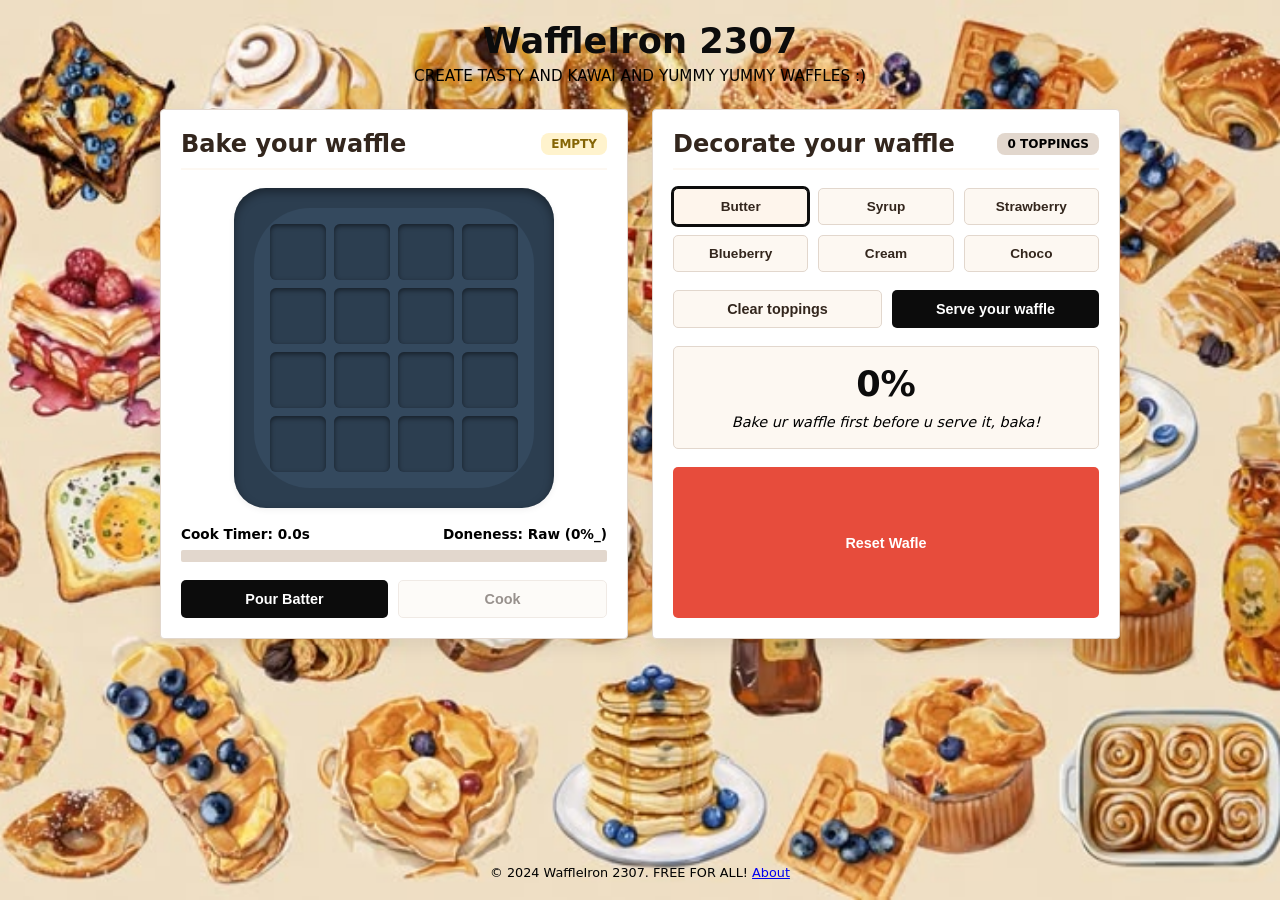
<file: index.html>
<!DOCTYPE html>
<html lang="en">

<head>
    <meta charset="UTF-8">
    <meta name="viewport" content="width=device-width, initial-scale=1.0">
    <title>WaffleIron 2307</title>
    <link rel="stylesheet" href="styles.css">
</head>

<body>
    <header>
        <h1>WaffleIron 2307</h1>
        <p>CREATE TASTY AND KAWAI AND YUMMY YUMMY WAFFLES :)</p>
    </header>

    <main class="app-container">

        <section class="card">
            <div class="section-title">
                <span>Bake your waffle</span>
                <span id="statusBadge" class="badge raw">Empty</span>
            </div>

            <div class="waffle-stage">
                <div id="wafflePlate" class="waffle-plate empty">
                    <!--16 grid cells to generate here-->
                </div>
                <!-- dis for toppings -->
                <canvas id="toppingCanvas" class="topping-canvas" width="320" height="320"></canvas>
            </div>

            <!-- cooking timer-->
            <div class="timer-container">
                <div class="timer-header">
                    <span>Cook Timer: <strong id="timerLabel">0.0s</strong></span>
                    <span>Doneness: <strong id="donenessLabel">Raw (0%_)</strong></span>
                </div>
                <div class="progress-bar-bg">
                    <div id="progressBar" class="progress-bar-fill">
                    </div>
                </div>

            </div>
            <div class="btn-group">
                <button id="pourBtn" class="btn btn-primary">Pour Batter</button>
                <button id="cookBtn" class="btn btn-secondary" disabled>Cook</button>
            </div>

        </section>

        <section class="card">
            <div class="section-title">
                <span>Decorate your waffle</span>
                <span id="toppingCounter" class="badge">0 Toppings</span>
            </div>

            <!--topping seelctor-->
            <div class="topping-palette">
                <button class="topping-btn active" data-topping="butter">Butter</button>
                <button class="topping-btn" data-topping="syrup">Syrup</button>
                <button class="topping-btn" data-topping="strawberry">Strawberry</button>
                <button class="topping-btn" data-topping="blueberry">Blueberry</button>
                <button class="topping-btn" data-topping="cream">Cream</button>
                <button class="topping-btn" data-topping="chocolate">Choco</button>
            </div>

            <div class="btn-group">
                <button id="clearToppingsBtn" class="btn btn-secondary">Clear toppings</button>
                <button id="serveBtn" class="btn btn-primary">Serve your waffle</button>
            </div>

            <!-- waffle score board-->
            <div class="score-box">
                <div class="score-value" id="scoreDisplay">0%</div>
                <div class="critique-text" id="critiqueDisplay">
                    Bake ur waffle first before u serve it, baka!
                </div>
            </div>

            <button id="resetBtn" class="btn btn-danger">Reset Wafle</button>


        </section>

    </main>

    <footer>
        <p>© 2024 WaffleIron 2307. FREE FOR ALL! <a href="about.html">About</a></p>
    </footer>

    <script src="script.js"></script>
</body>
</file>
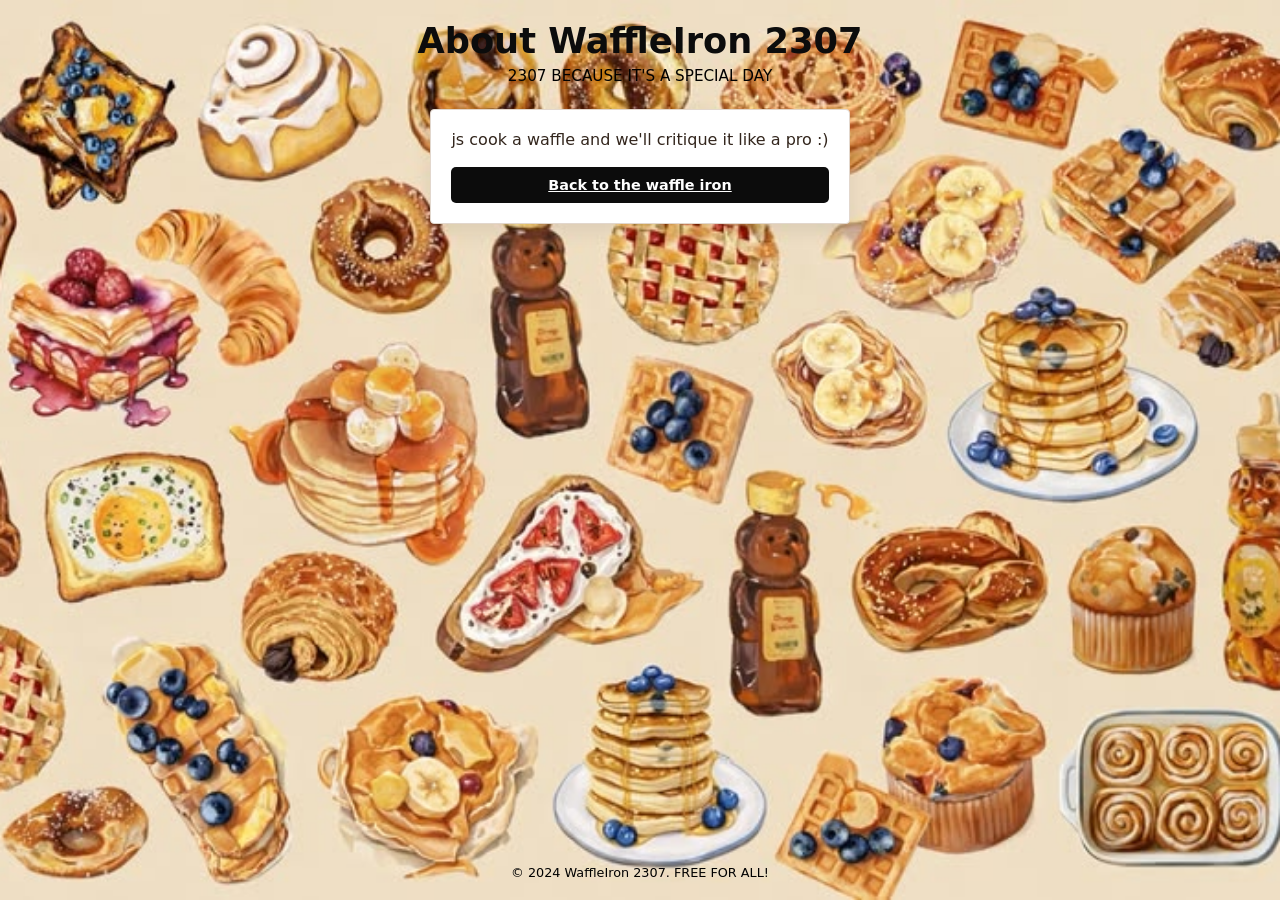
<file: about.html>
<!DOCTYPE html>
<html lang="en">

<head>
    <meta charset="UTF-8">
    <meta name="viewport" content="width=device-width, initial-scale=1.0">
    <title>About WaffleIron 2307</title>
    <link rel="stylesheet" href="styles.css">
</head>

<body>
    <header>
        <h1>About WaffleIron 2307</h1>
        <p>2307 BECAUSE IT'S A SPECIAL DAY</p>
    </header>

    <main class="card">
        <p>js cook a waffle and we'll critique it like a pro :)</p>
        <a class="btn btn-primary" href="index.html">Back to the waffle iron</a>
    </main>

    <footer>
        <p>© 2024 WaffleIron 2307. FREE FOR ALL!</p>
    </footer>
</body>

</html>
</file>
<file: styles.css>
:root {
    --bgcolor: #fdf8f2;
    --card-bg: #ffffff;
    --text-main: #33261d;
    --text-muted: #000000;
    --primary-amber: #0c0c0c;
    --primary-hover: #d35400;
    --accent-yellow: #f1c40f;
    --accent-green: #2ecc71;
    --accent-red: #e74c3c;
    --border-color: #e2d7cd;
    --radius-lg: 4px;
    --radius-md: 5px;
    --radius-sm: 6px;
    --shadow-sm: 0 2px 6px rgba(0, 0, 0, 0.06);
    --shadow-md: 0 8px 20px rgba(0, 0, 0, 0.08);
    --font-family: system-ui, -apple-system, BlinkMacSystemFont, 'Segoe UI', Roboto, sans-serif;
}

* {
    box-sizing: border-box;
    margin: 0;
    padding: 0;
}



body {
    font-family: var(--font-family);
    background-image: url('public/Screensaver.jpg');
    background-size: cover;
    background-position: center;
    background-repeat: no-repeat;
    color: var(--text-main);
    min-height: 100vh;
    display: flex;
    flex-direction: column;
    align-items: center;
    padding: 20px;
}

header {
    text-align: center;
    margin-bottom: 24px;
}

header h1 {
    font-size: 2.2rem;
    color: var(--primary-amber);
    margin-bottom: 6px;
    display: flex;
    align-items: center;
    justify-content: center;
    gap: 10px;
}

header p {
    color: var(--text-muted);
    font-size: 0.95rem;
}

.app-container {
    width: 100%;
    max-width: 960px;
    display: grid;
    grid-template-columns: 1fr;
    gap: 24px;
}

@media (min-width: 768px) {
    .app-container {
        grid-template-columns: 1fr 1fr;
    }
}

.card {
        background: var(--card-bg);
        border: 1px solid var(--border-color);
        border-radius: var(--radius-lg);
        padding: 20px;
        box-shadow: var(--shadow-md);
        display: flex;
        flex-direction: column;
        gap: 18px;
    }

.section-title {
        font-size: 1.5rem;
        font-weight: 700;
        color: var(--text-main);
        display: flex;
        align-items: center;
        justify-content: space-between;
        border-bottom: 2px solid var(--bgcolor);
        padding-bottom: 10px;
    }

.badge {
        font-size: 0.75rem;
        font-weight: 600;
        padding: 4px 10px;
        border-radius: 8px;
        text-transform: uppercase;
        background-color: var(--border-color);
        color: var(--text-muted)
    }

.badge.raw {
        background-color: #fff3cd;
        color: #856505;
    }

.badge.baking {
        background-color: #cce5ff;
        color: #004085;
    }

.badge.perfect {
        background-color: #d4edda;
        color: #155724;
    }

.badge.burnt {
        background-color: #f8d7da;
        color: #721c24;
    }

.waffle-stage {
        position: relative;
        width: 100%;
        aspect-ratio: 1/1;
        max-width: 320px;
        margin: 0 auto;
        background: #2c3e50;
        border-radius: 10%;
        padding: 20px;
        box-shadow: inset 0 4px 10px rgba(0, 0, 0, 0.4), var(--shadow-sm);
        display: flex;
        align-items: center;
        justify-content: center;
        user-select: none;
    }

.waffle-plate {
        width: 100%;
        height: 100%;
        background: #34495e;
        border-radius: 20%;
        display: grid;
        grid-template-columns: repeat(4, 1fr);
        grid-template-rows: repeat(4, 1fr);
        gap: 8px;
        padding: 16px;
        position: relative;
        overflow: hidden;
        transition: background 0.5s ease;
    }

.waffle-cell {
        background: #2c3e50;
        border-radius: var(--radius-sm);
        box-shadow: inset 0 2px 5px rgba(0, 0, 0, 0.5);
        transition: background-color 0.4s ease;
    }

.waffle-plate.empty .waffle-cell {
        background: #2c3e50;
    }

.waffle-plate.raw .waffle-cell {
        background: #fef08a;
    }

.waffle-plate.cooking .waffle-cell {
        background: #f39c12;
    }

.waffle-plate.golden .waffle-cell {
        background: #d35400;
    }

.waffle-plate.burnt .waffle-cell {
        background: #2d1810;
    }

.topping-canvas {
        position: absolute;
        top: 0;
        width: auto;
        height: 100%;
        border-radius: 50%;
        cursor: crosshair;
        touch-action: none;
    }

.timer-container {
        display: flex;
        flex-direction: column;
        gap: 8px;
    }

.timer-header {
        display: flex;
        justify-content: space-between;
        font-size: 0.85rem;
        font-weight: 600;
        color: var(--text-muted);
    }

.progress-bar-bg {
        width: 100%;
        height: 12px;
        background-color: var(--border-color);
        border-radius: 2px;
        overflow: hidden;
        position: relative;
    }

.progress-bar-fill {
        height: 100%;
        width: 0%;
        background: linear-gradient(90deg, var(--accent-yellow), var(--primary-amber), var(--accent-red));
        transition: width 0.1s linear;
    }

.btn-group {
        display: flex;
        gap: 10px;
    }

.btn {
        flex: 1;
        padding: 10px 16px;
        border: none;
        border-radius: var(--radius-md);
        font-size: 0.9rem;
        font-weight: 600;
        cursor: pointer;
        transition: background-color 0.2s ease, transform 0.1s ease;
        display: flex;
        align-items: center;
        justify-content: center;
        gap: 6px;
    }

.btn:active {
        transform: scale(0.98);
    }

.btn-primary {
        background-color: var(--primary-amber);
        color: #ffffff;
    }

.btn-primary:hover {
        background-color: var(--primary-hover);
    }

.btn-secondary {
        background-color: var(--bgcolor);
        color: var(--text-main);
        border: 1px solid var(--border-color);
    }

.btn-secondary:hover {
        background-color: var(--border-color);
    }

.btn-danger {
        background-color: var(--accent-red);
        color: #ffffff;
    }

.btn-danger:hover {
        background-color: #c0392b;
    }

.btn:disabled {
        opacity: 0.5;
        cursor: not-allowed;
        transform: none;
    }

.topping-palette {
        display: grid;
        grid-template-columns: repeat(3, 1fr);
        gap: 10px;
    }

.topping-btn {
        background-color: var(--bgcolor);
        border: 1.5px solid var(--border-color);
        border-radius: var(--radius-md);
        padding: 10px 8px;
        font-size: 0.85rem;
        font-weight: 600;
        color: var(--text-main);
        cursor: pointer;
        display: flex;
        flex-direction: column;
        align-items: center;
        gap: 4px;
        transition: all 0.2s ease;
    }
    .topping-btn:hover {
      border-color: var(--primary-amber);
      background-color: #ffffff;
    }

    .topping-btn.active {
      border-color: var(--primary-amber);
      background-color: #fef5ec;
      box-shadow: 0 0 0 2px var(--primary-amber);
    }

    .topping-btn span.emoji {
      font-size: 1.4rem;
    }

.score-box {
            background-color: var(--bgcolor);
      border: 1px solid var(--border-color);
      border-radius: var(--radius-md);
      padding: 16px;
      text-align: center;
      display: flex;
      flex-direction: column;
      gap: 8px;
    }

    .score-value {
      font-size: 2.2rem;
      font-weight: 800;
      color: var(--primary-amber);
    }

    .critique-text {
      font-size: 0.9rem;
      color: var(--text-muted);
      font-style: italic;
      line-height: 1.4;
    }

footer {
      margin-top: auto;
      padding-top: 24px;
      font-size: 0.8rem;
      color: var(--text-muted);
      text-align: center;
}
</file>
